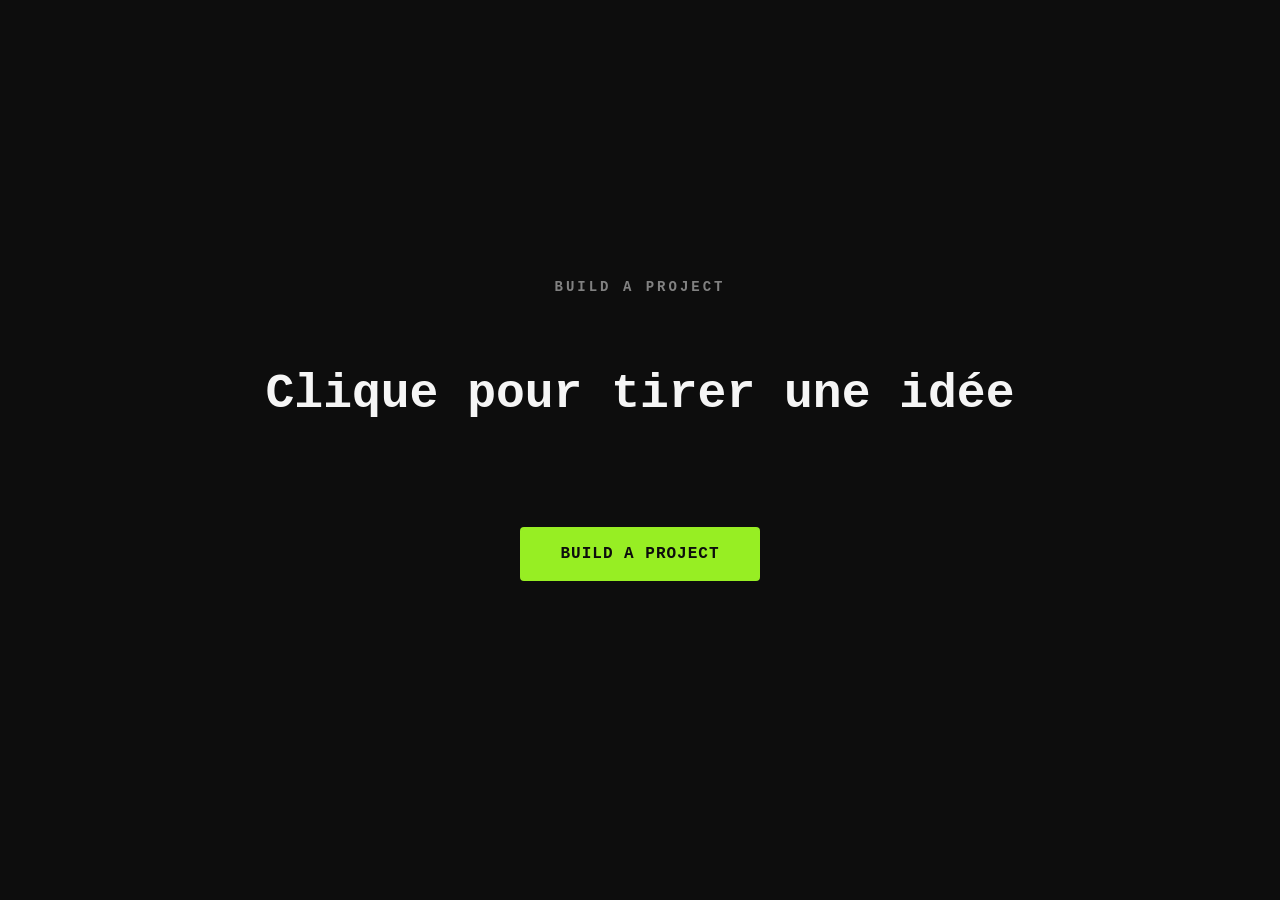
<file: index.html>
<!DOCTYPE html>
<html lang="fr">
<head>
<meta charset="UTF-8">
<meta name="viewport" content="width=device-width, initial-scale=1.0">
<title>Build a Project</title>
<style>
  * { box-sizing: border-box; }
  body {
    margin: 0;
    min-height: 100vh;
    display: flex;
    flex-direction: column;
    align-items: center;
    justify-content: center;
    background: #0d0d0d;
    color: #f5f5f5;
    font-family: 'Courier New', monospace;
    text-align: center;
    padding: 24px;
  }
  h1 {
    font-size: 14px;
    letter-spacing: 3px;
    text-transform: uppercase;
    opacity: 0.5;
    margin-bottom: 40px;
  }
  #display {
    font-size: clamp(24px, 5vw, 48px);
    font-weight: bold;
    min-height: 120px;
    display: flex;
    align-items: center;
    justify-content: center;
    max-width: 900px;
    line-height: 1.3;
    margin-bottom: 12px;
  }
  #category {
    font-size: 13px;
    letter-spacing: 2px;
    text-transform: uppercase;
    color: #97EE23;
    min-height: 20px;
    margin-bottom: 40px;
  }
  button {
    background: #97EE23;
    color: #0d0d0d;
    border: none;
    padding: 18px 40px;
    font-size: 16px;
    font-weight: bold;
    letter-spacing: 1px;
    text-transform: uppercase;
    cursor: pointer;
    border-radius: 4px;
    font-family: inherit;
    transition: transform 0.1s ease;
  }
  button:hover { transform: scale(1.03); }
  button:active { transform: scale(0.97); }
  button:disabled { opacity: 0.5; cursor: not-allowed; }
  #history {
    margin-top: 50px;
    font-size: 12px;
    opacity: 0.4;
    max-width: 700px;
  }
</style>
</head>
<body>

<h1>Build a Project</h1>
<div id="display">Clique pour tirer une idée</div>
<div id="category"></div>
<button id="btn">Build a project</button>
<div id="history"></div>

<script>
const IDEAS = [
  ["Plombier indépendant", "Artisan / BTP"],
  ["Électricien du bâtiment", "Artisan / BTP"],
  ["Menuisier sur mesure", "Artisan / BTP"],
  ["Entreprise de rénovation énergétique", "Artisan / BTP"],
  ["Paysagiste / entretien de jardins", "Artisan / BTP"],
  ["Couvreur zingueur", "Artisan / BTP"],
  ["Peintre en bâtiment", "Artisan / BTP"],
  ["Agence immobilière locale", "Immobilier"],
  ["Chasseur d'appartement", "Immobilier"],
  ["Gestion de locations courte durée (conciergerie Airbnb)", "Immobilier"],
  ["Diagnostiqueur immobilier", "Immobilier"],
  ["Cabinet d'avocats en droit des affaires", "Services pro"],
  ["Expert-comptable indépendant", "Services pro"],
  ["Cabinet de recrutement", "Services pro"],
  ["Consultant en stratégie RH", "Services pro"],
  ["Notaire", "Services pro"],
  ["Coach sportif à domicile", "Santé & bien-être"],
  ["Cabinet d'ostéopathie", "Santé & bien-être"],
  ["Studio de yoga / pilates", "Santé & bien-être"],
  ["Nutritionniste diététicien", "Santé & bien-être"],
  ["Spa / institut de massage", "Santé & bien-être"],
  ["Cabinet dentaire", "Santé & bien-être"],
  ["Restaurant gastronomique", "Restauration"],
  ["Food truck spécialisé burgers", "Restauration"],
  ["Boulangerie artisanale", "Restauration"],
  ["Restaurant japonais / sushi", "Restauration"],
  ["Traiteur événementiel", "Restauration"],
  ["Torréfacteur de café indépendant", "Restauration"],
  ["Atelier de couture / retouches", "Artisanat & mode"],
  ["Bijoutier créateur", "Artisanat & mode"],
  ["Cordonnier réparateur", "Artisanat & mode"],
  ["Marque de vêtements streetwear", "Artisanat & mode"],
  ["Fleuriste", "Artisanat & mode"],
  ["Atelier de poterie / céramique", "Artisanat & mode"],
  ["Garage automobile indépendant", "Automobile"],
  ["Concessionnaire de voitures de collection", "Automobile"],
  ["Détailing automobile / lavage premium", "Automobile"],
  ["Loueur de véhicules utilitaires", "Automobile"],
  ["École de conduite", "Automobile"],
  ["Cabinet de conseil en cybersécurité", "Tech & digital"],
  ["Studio de développement web freelance", "Tech & digital"],
  ["Agence de gestion de réseaux sociaux", "Tech & digital"],
  ["SaaS de gestion de stock pour petits commerces", "Tech & digital"],
  ["École de code en ligne", "Tech & digital"],
  ["Architecte d'intérieur", "Design & créatif"],
  ["Studio de photographie de mariage", "Design & créatif"],
  ["Graphiste freelance / branding", "Design & créatif"],
  ["Vidéaste corporate", "Design & créatif"],
  ["Studio d'enregistrement musical", "Design & créatif"],
  ["Salle d'escalade indoor", "Sport & loisirs"],
  ["Club de tennis privé", "Sport & loisirs"],
  ["École de surf", "Sport & loisirs"],
  ["Salle de sport premium / boutique fitness", "Sport & loisirs"],
  ["Club de plongée", "Sport & loisirs"],
  ["Vignoble / domaine viticole", "Terroir & agriculture"],
  ["Ferme bio en circuit court", "Terroir & agriculture"],
  ["Brasserie artisanale", "Terroir & agriculture"],
  ["Miellerie / apiculteur", "Terroir & agriculture"],
  ["Crèche privée", "Famille & éducation"],
  ["Centre de soutien scolaire", "Famille & éducation"],
  ["École de musique pour enfants", "Famille & éducation"],
  ["Agence de voyage sur mesure", "Voyage & événementiel"],
  ["Organisateur de mariages", "Voyage & événementiel"],
  ["Camping / hébergement insolite", "Voyage & événementiel"],
  ["Salon de coiffure haut de gamme", "Beauté"],
  ["Institut de beauté / esthétique", "Beauté"],
  ["Barbier traditionnel", "Beauté"],
  ["Vétérinaire", "Animaux"],
  ["Toiletteur canin", "Animaux"],
  ["Pension pour animaux", "Animaux"],
  ["Serrurier dépanneur 24/7", "Dépannage & sécurité"],
  ["Société de sécurité privée / vidéosurveillance", "Dépannage & sécurité"],
  ["Déménageur professionnel", "Dépannage & sécurité"]
];

const scrambleChars = "ABCDEFGHIJKLMNOPQRSTUVWXYZ0123456789#%&";
const display = document.getElementById('display');
const category = document.getElementById('category');
const historyEl = document.getElementById('history');
const btn = document.getElementById('btn');
let picks = [];

function randomScramble(length) {
  let s = '';
  for (let i = 0; i < length; i++) s += scrambleChars[Math.floor(Math.random() * scrambleChars.length)];
  return s;
}

function build() {
  btn.disabled = true;
  category.textContent = '';
  const final = IDEAS[Math.floor(Math.random() * IDEAS.length)];
  const finalText = final[0];
  const duration = 900; // ms
  const interval = 40;
  let elapsed = 0;

  const timer = setInterval(() => {
    elapsed += interval;
    const progress = elapsed / duration;
    // reveal letters progressively from left to right toward the end
    const revealCount = Math.floor(progress * finalText.length);
    let out = '';
    for (let i = 0; i < finalText.length; i++) {
      if (finalText[i] === ' ') { out += ' '; continue; }
      out += i < revealCount ? finalText[i] : scrambleChars[Math.floor(Math.random() * scrambleChars.length)];
    }
    display.textContent = out;

    if (elapsed >= duration) {
      clearInterval(timer);
      display.textContent = finalText;
      category.textContent = final[1];
      picks.unshift(final[0]);
      picks = picks.slice(0, 5);
      historyEl.textContent = picks.length ? "Précédents : " + picks.slice(1).join(" · ") : '';
      btn.disabled = false;
    }
  }, interval);
}

btn.addEventListener('click', build);
</script>

</body>
</html>
</file>
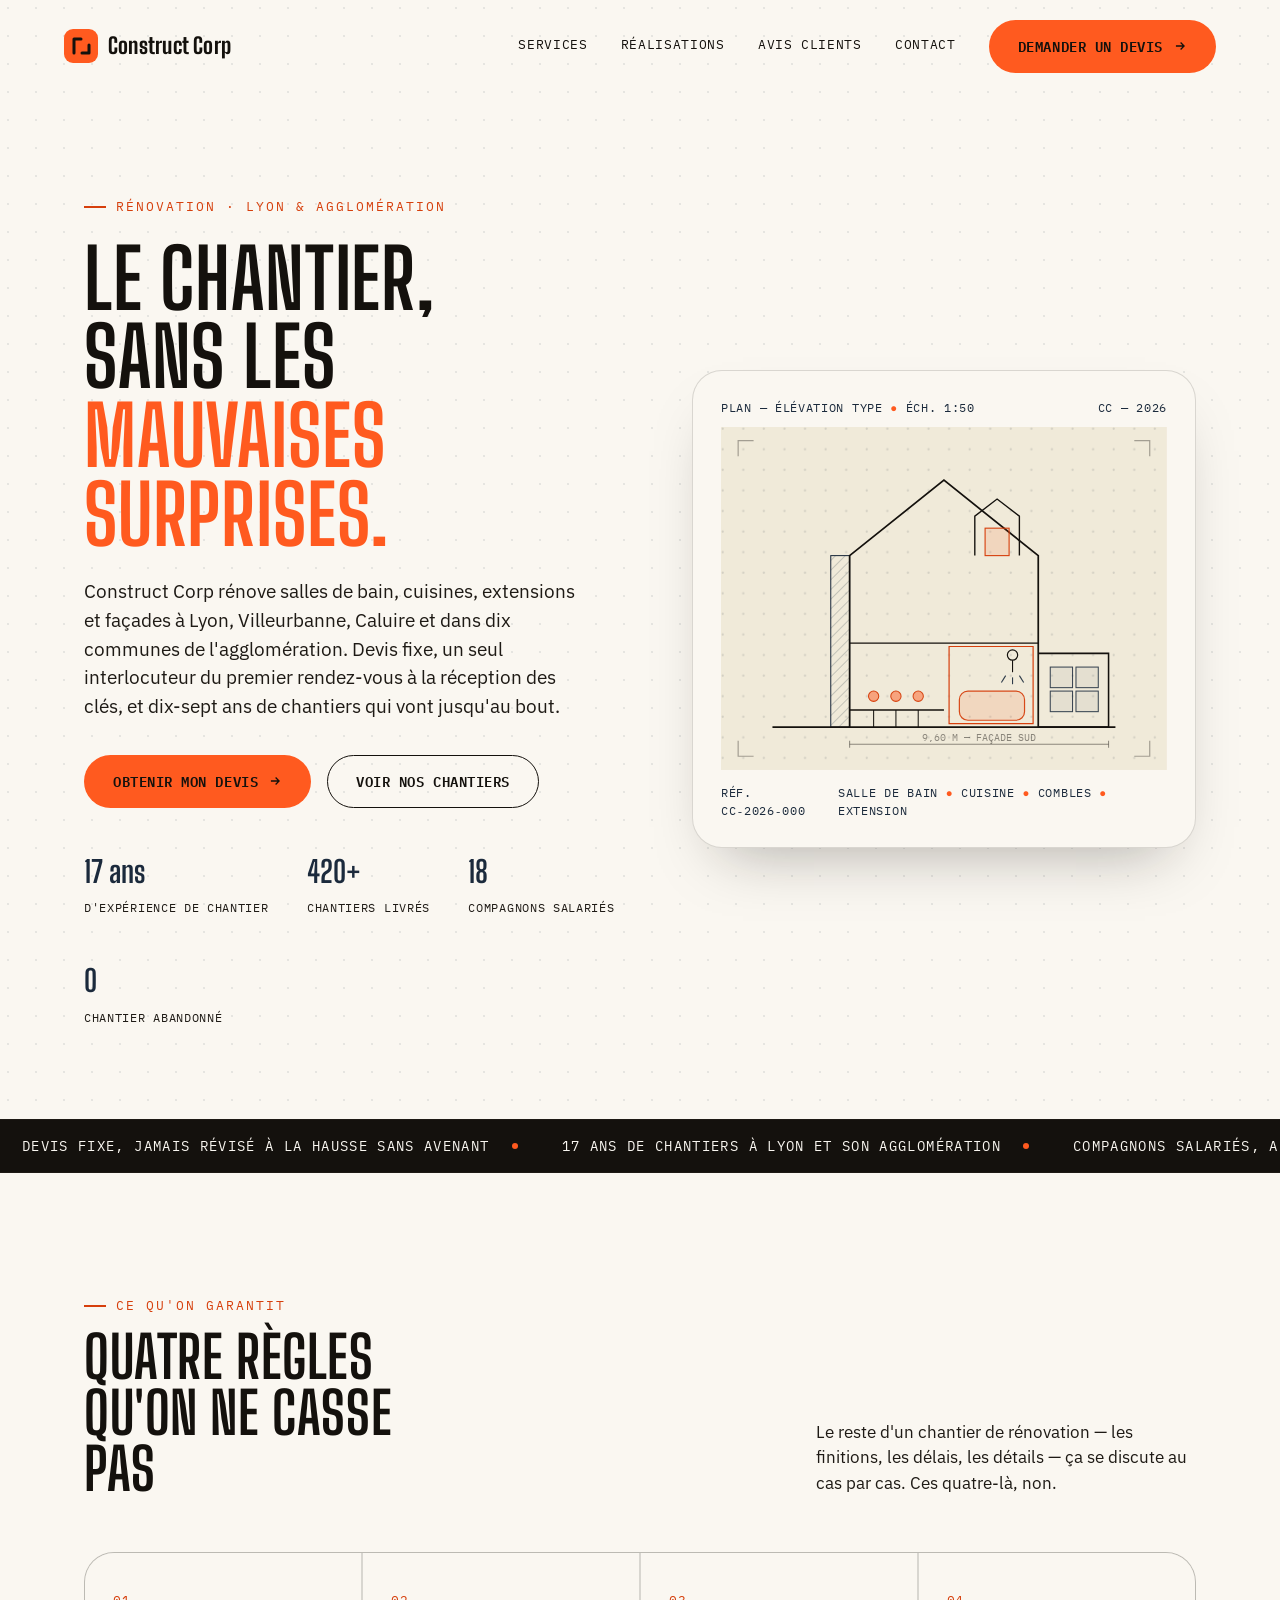
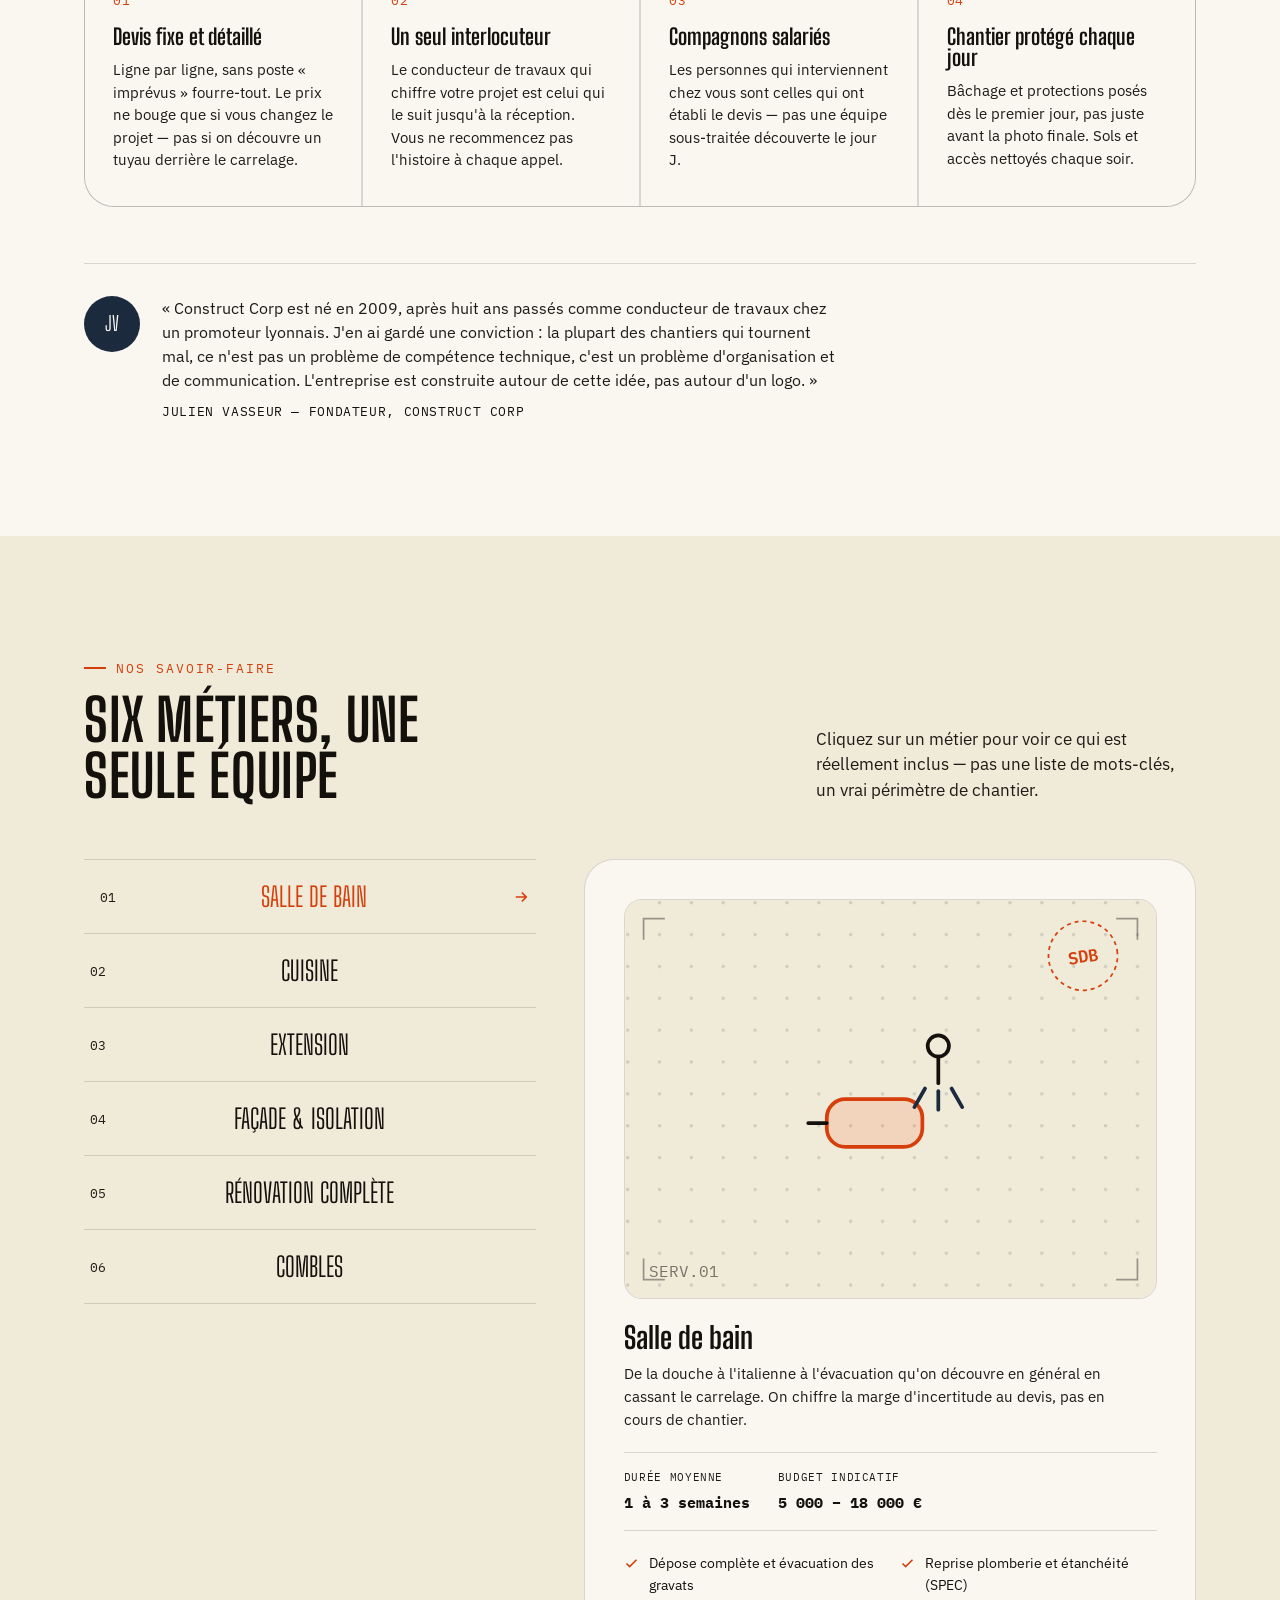
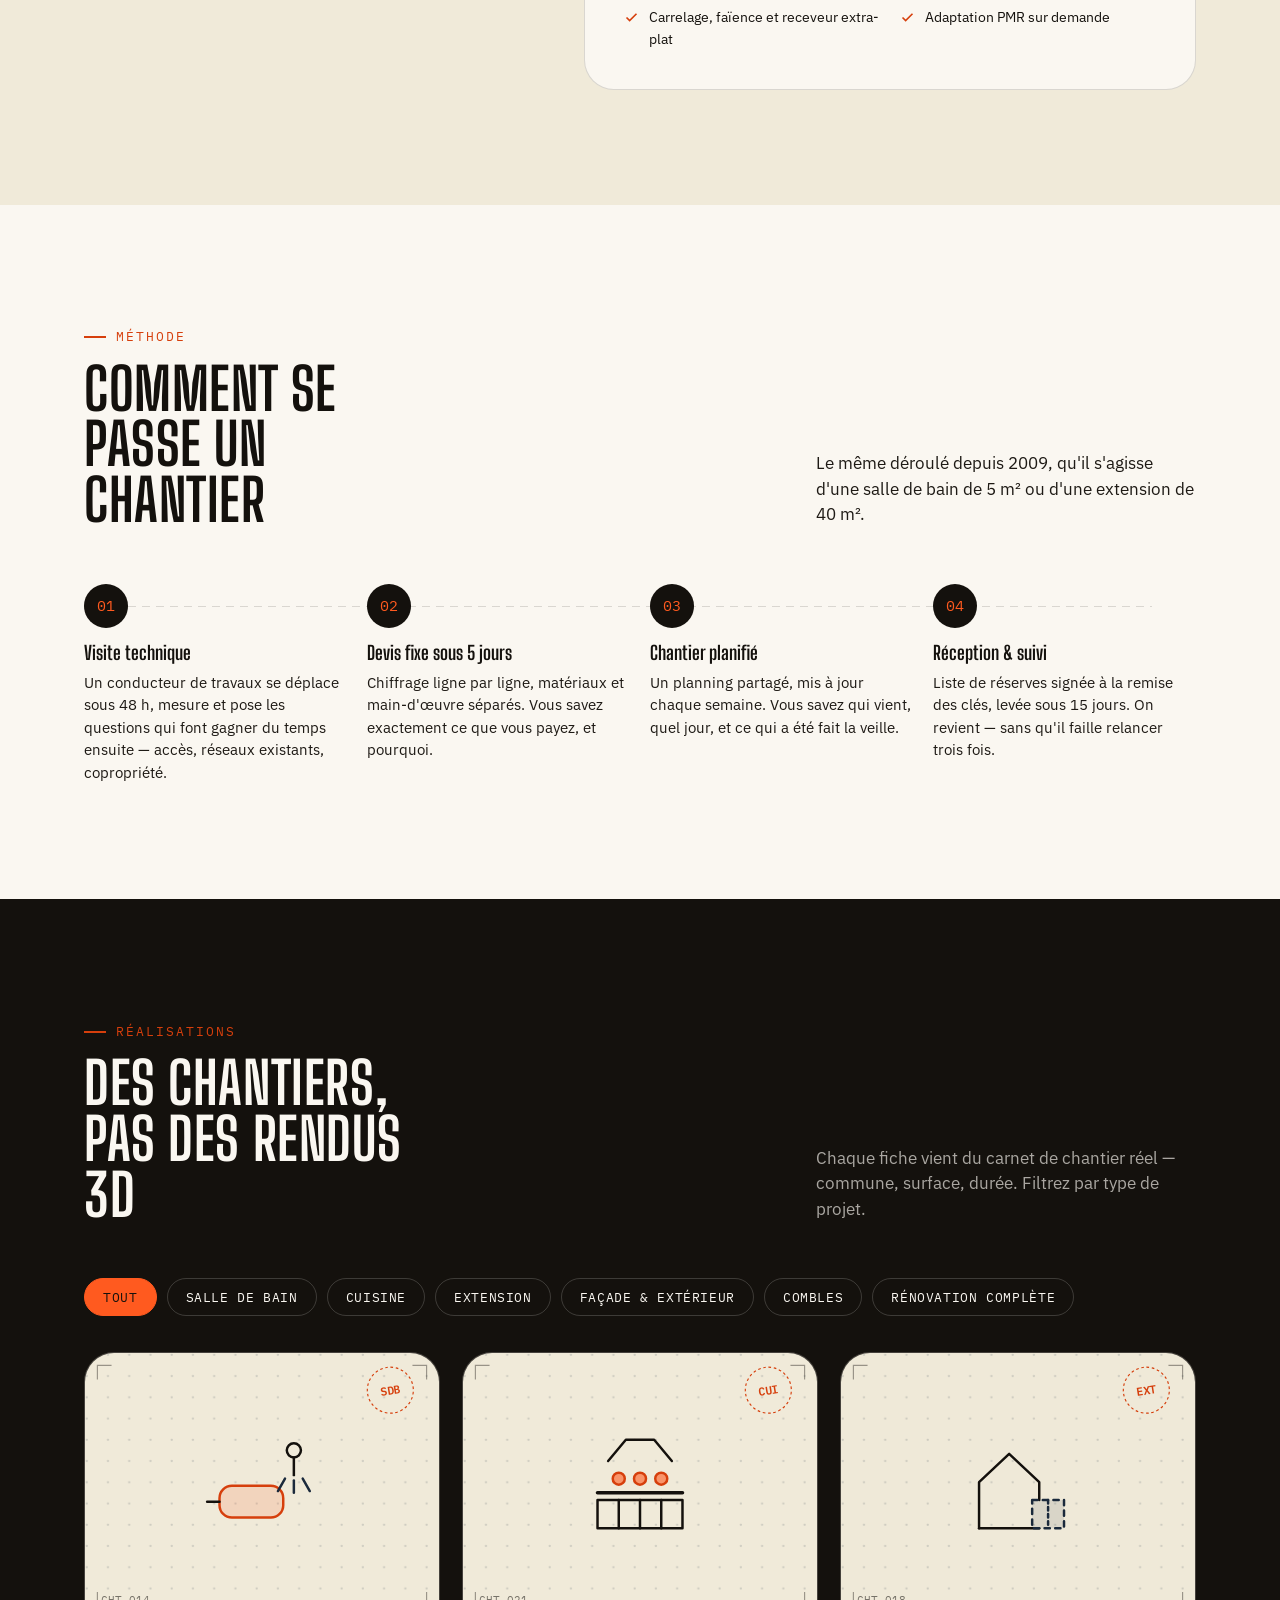
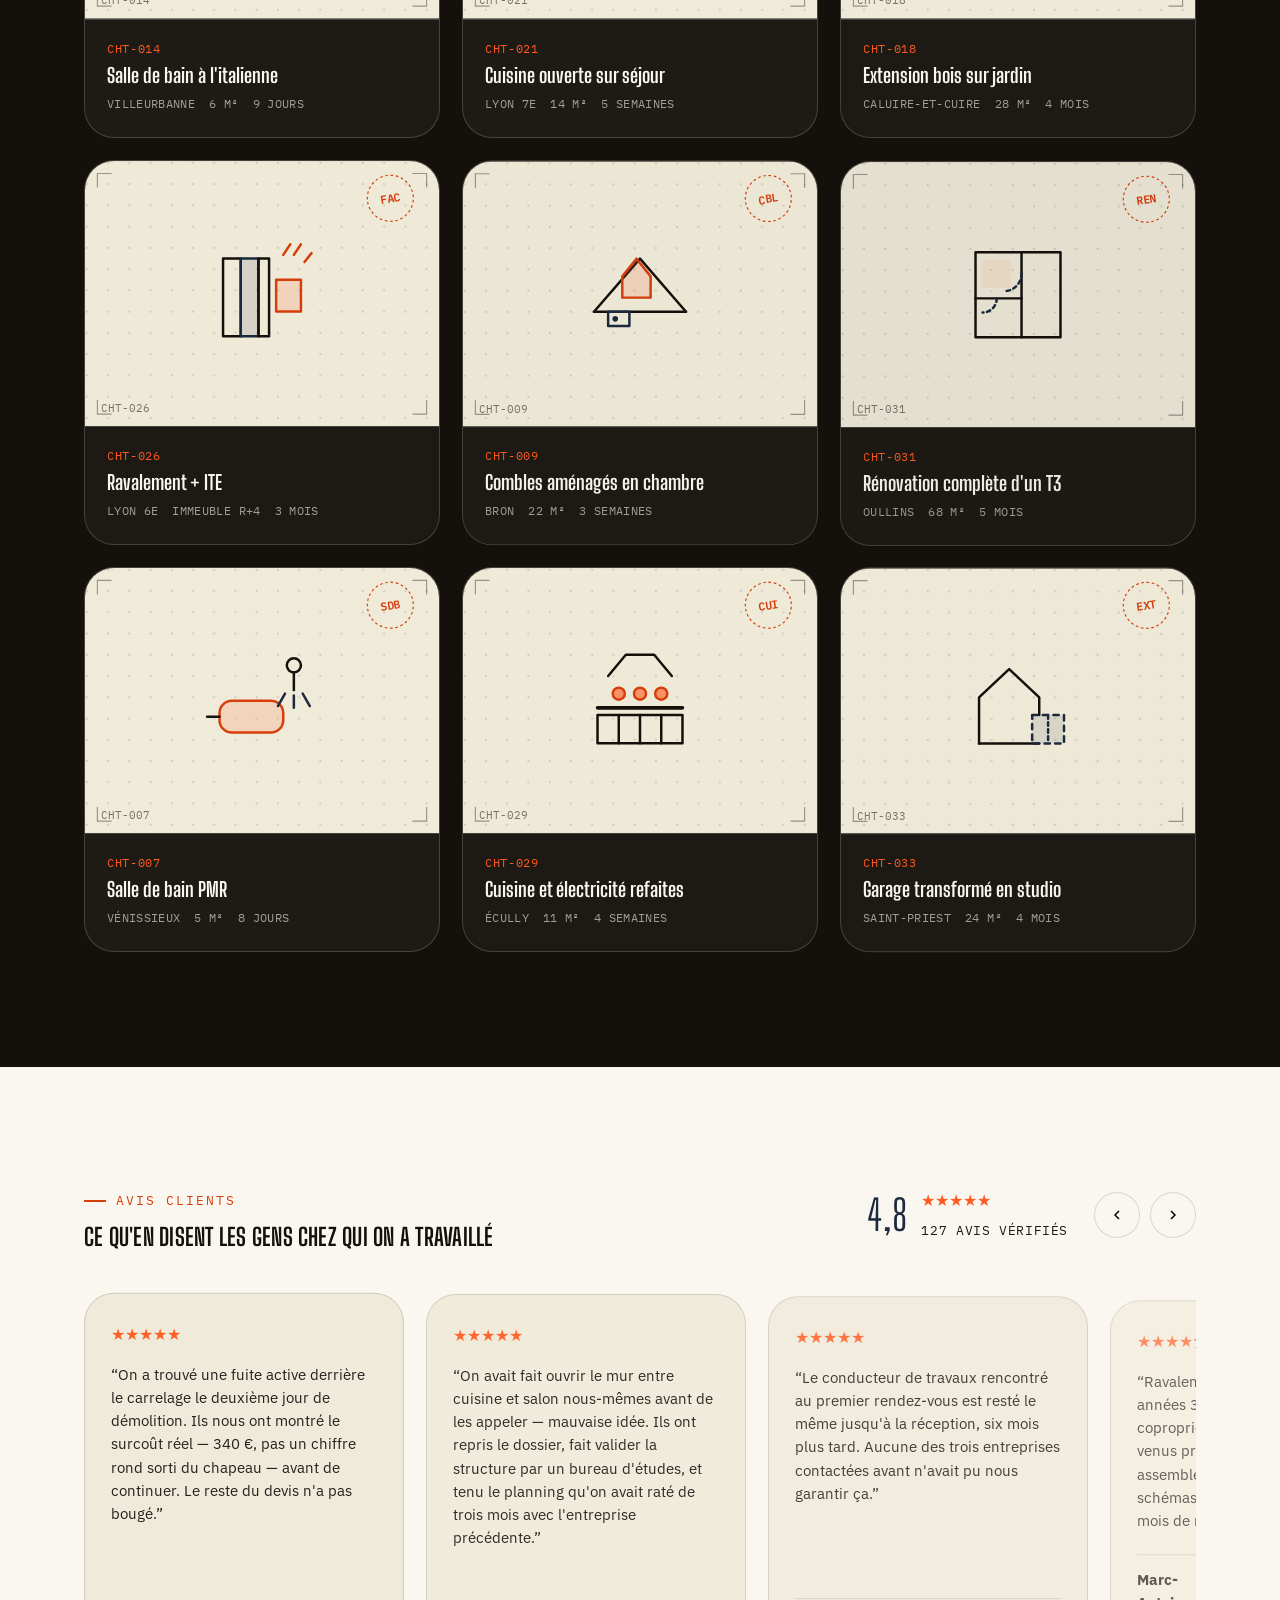
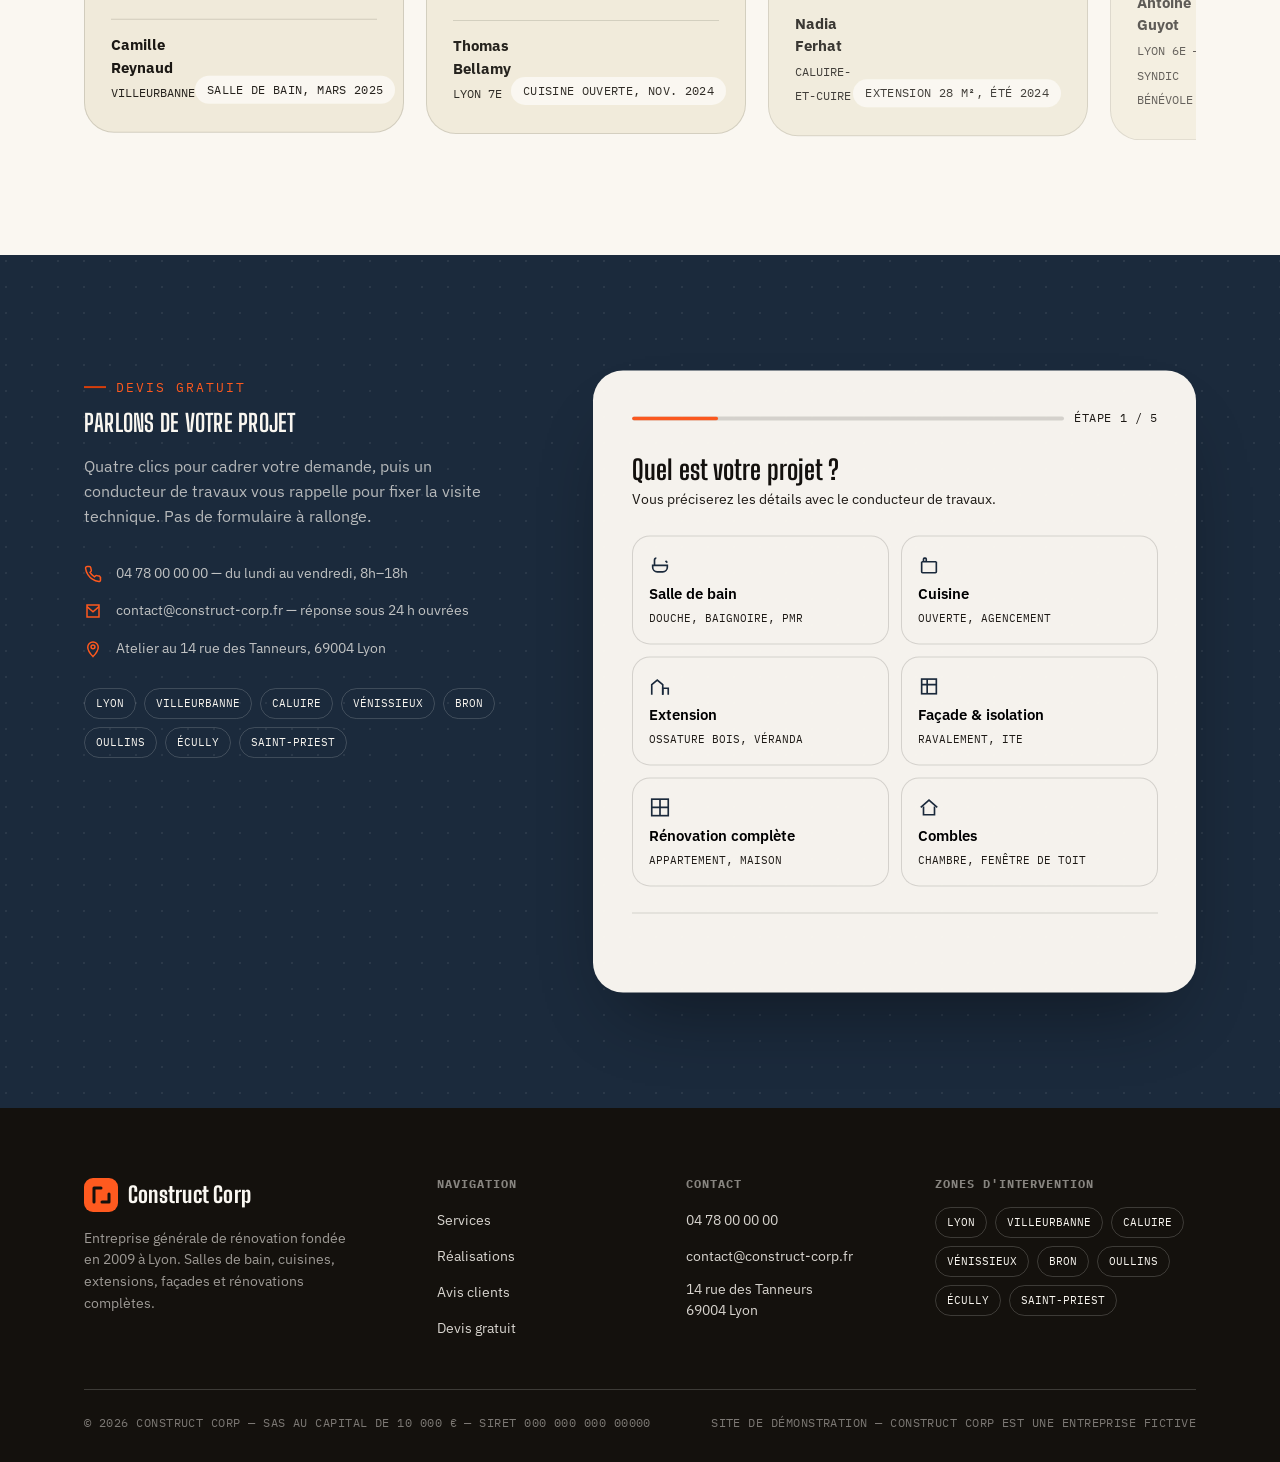
<file: construct-corp/index.html>
<!doctype html>
<html lang="fr">
<head>
<meta charset="UTF-8">
<meta name="viewport" content="width=device-width, initial-scale=1.0">
<title>Construct Corp — Rénovation à Lyon et son agglomération</title>
<meta name="description" content="Construct Corp rénove salles de bain, cuisines, extensions et façades à Lyon et dans son agglomération depuis 2009. Devis fixe, un seul interlocuteur, chantier tenu.">
<link rel="icon" type="image/svg+xml" href="assets/favicon.svg">
<link rel="preconnect" href="https://fonts.googleapis.com">
<link rel="preconnect" href="https://fonts.gstatic.com" crossorigin>
<link href="https://fonts.googleapis.com/css2?family=Big+Shoulders+Display:wght@500;600;700;800;900&family=IBM+Plex+Sans:wght@400;500;600;700&family=IBM+Plex+Mono:wght@400;500;600&display=swap" rel="stylesheet">
<link rel="stylesheet" href="assets/css/style.css">
</head>
<body>

<header class="site-header" id="siteHeader">
  <a href="#home" class="logo">
    <svg class="mark" viewBox="0 0 34 34" fill="none">
      <rect width="34" height="34" rx="9"/>
      <path d="M10 24V10h7" stroke="#14110d" stroke-width="3" stroke-linecap="round" stroke-linejoin="round"/>
      <path d="M18 24h7v-8" stroke="#14110d" stroke-width="3" stroke-linecap="round" stroke-linejoin="round"/>
    </svg>
    Construct Corp
  </a>

  <nav class="main-nav" id="mainNav">
    <div class="nav-links">
      <a href="#services">Services</a>
      <a href="#work">Réalisations</a>
      <a href="#reviews">Avis clients</a>
      <a href="#contact">Contact</a>
      <a href="#contact" class="btn btn-primary">
        Demander un devis
        <svg class="btn-arrow" width="14" height="14" viewBox="0 0 24 24" fill="none" stroke="currentColor" stroke-width="2.2"><path d="M5 12h14M13 6l6 6-6 6"/></svg>
      </a>
    </div>
  </nav>

  <button class="nav-toggle" id="navToggle" aria-label="Ouvrir le menu" aria-expanded="false">
    <span></span><span></span><span></span>
  </button>
</header>

<main>

  <!-- ============ HERO ============ -->
  <section class="hero" id="home">
    <div class="wrap">
      <div class="hero-copy">
        <span class="eyebrow">Rénovation · Lyon &amp; agglomération</span>
        <h1>
          <span class="line"><span>Le chantier,</span></span>
          <span class="line"><span>sans les</span></span>
          <span class="line"><span style="color:var(--orange)">mauvaises surprises.</span></span>
        </h1>
        <p class="sub">Construct Corp rénove salles de bain, cuisines, extensions et façades à Lyon, Villeurbanne, Caluire et dans dix communes de l'agglomération. Devis fixe, un seul interlocuteur du premier rendez-vous à la réception des clés, et dix-sept ans de chantiers qui vont jusqu'au bout.</p>
        <div class="hero-cta">
          <a href="#contact" class="btn btn-primary">
            Obtenir mon devis
            <svg class="btn-arrow" width="14" height="14" viewBox="0 0 24 24" fill="none" stroke="currentColor" stroke-width="2.2"><path d="M5 12h14M13 6l6 6-6 6"/></svg>
          </a>
          <a href="#work" class="btn btn-ghost">Voir nos chantiers</a>
        </div>
        <div class="hero-meta">
          <div class="item"><strong>17 ans</strong><span>D'expérience de chantier</span></div>
          <div class="item"><strong>420+</strong><span>Chantiers livrés</span></div>
          <div class="item"><strong>18</strong><span>Compagnons salariés</span></div>
          <div class="item"><strong>0</strong><span>Chantier abandonné</span></div>
        </div>
      </div>

      <div class="hero-art">
        <div class="blueprint-card">
          <div class="tag-row">
            <span>Plan — élévation type <span class="dot">●</span> éch. 1:50</span>
            <span>CC — 2026</span>
          </div>
          <svg id="heroSvg" viewBox="0 0 520 400" width="100%" role="img" aria-label="Coupe illustrée d'une maison montrant salle de bain, cuisine, combles et extension">
            <defs>
              <pattern id="heroDots" width="24" height="24" patternUnits="userSpaceOnUse">
                <circle cx="2" cy="2" r="1.3" fill="var(--navy)" fill-opacity="0.14"/>
              </pattern>
              <pattern id="heroHatch" width="8" height="8" patternTransform="rotate(45)" patternUnits="userSpaceOnUse">
                <line x1="0" y1="0" x2="0" y2="8" stroke="var(--navy)" stroke-width="1.4" stroke-opacity="0.35"/>
              </pattern>
            </defs>

            <rect width="520" height="400" fill="var(--paper)"/>
            <rect width="520" height="400" fill="url(#heroDots)"/>

            <g stroke="var(--black)" stroke-opacity="0.35" fill="none" stroke-width="1.4">
              <path d="M20 34V16H38"/>
              <path d="M482 16H500V34"/>
              <path d="M500 366V384H482"/>
              <path d="M38 384H20V366"/>
            </g>

            <!-- facade insulation band -->
            <rect x="128" y="150" width="22" height="200" fill="url(#heroHatch)" stroke="var(--navy)" stroke-width="1.2" class="cc-fill"/>

            <!-- ground -->
            <line x1="60" y1="350" x2="460" y2="350" stroke="var(--black)" stroke-width="2" class="cc-draw"/>

            <!-- main volume -->
            <path class="cc-draw" d="M150 350V150L260 62L370 150V350" fill="none" stroke="var(--black)" stroke-width="2"/>
            <line class="cc-draw" x1="150" y1="252" x2="370" y2="252" stroke="var(--black)" stroke-width="1.6"/>

            <!-- dormer / combles -->
            <path class="cc-draw" d="M296 150V104L322 84L348 104V150" fill="none" stroke="var(--black)" stroke-width="1.6"/>
            <rect x="308" y="118" width="28" height="32" fill="var(--orange)" fill-opacity="0.14" stroke="var(--orange-deep)" stroke-width="1.3" class="cc-fill"/>

            <!-- kitchen -->
            <line x1="150" y1="330" x2="260" y2="330" stroke="var(--black)" stroke-width="1.6" class="cc-draw"/>
            <circle class="cc-fill" cx="178" cy="314" r="6" fill="var(--orange)" fill-opacity="0.5" stroke="var(--orange-deep)" stroke-width="1.2"/>
            <circle class="cc-fill" cx="204" cy="314" r="6" fill="var(--orange)" fill-opacity="0.5" stroke="var(--orange-deep)" stroke-width="1.2"/>
            <circle class="cc-fill" cx="230" cy="314" r="6" fill="var(--orange)" fill-opacity="0.5" stroke="var(--orange-deep)" stroke-width="1.2"/>
            <line x1="178" y1="330" x2="178" y2="350" stroke="var(--black)" stroke-width="1.2" class="cc-draw"/>
            <line x1="204" y1="330" x2="204" y2="350" stroke="var(--black)" stroke-width="1.2" class="cc-draw"/>
            <line x1="230" y1="330" x2="230" y2="350" stroke="var(--black)" stroke-width="1.2" class="cc-draw"/>

            <!-- bathroom -->
            <rect class="cc-fill" x="278" y="308" width="76" height="34" rx="10" fill="var(--orange)" fill-opacity="0.14" stroke="var(--orange-deep)" stroke-width="1.4"/>
            <circle class="cc-draw" cx="340" cy="266" r="6" fill="none" stroke="var(--black)" stroke-width="1.4"/>
            <line class="cc-draw" x1="340" y1="272" x2="340" y2="286" stroke="var(--black)" stroke-width="1.3"/>
            <g class="cc-fill" stroke="var(--navy)" stroke-width="1.3">
              <line x1="332" y1="290" x2="327" y2="298"/>
              <line x1="340" y1="292" x2="340" y2="300"/>
              <line x1="348" y1="290" x2="353" y2="298"/>
            </g>
            <rect class="cc-draw" x="266" y="256" width="98" height="90" fill="none" stroke="var(--orange-deep)" stroke-width="1.4" stroke-dasharray="6 5"/>

            <!-- extension -->
            <path class="cc-draw" d="M370 264H452V350H370" fill="none" stroke="var(--black)" stroke-width="1.8"/>
            <g class="cc-fill" stroke="var(--navy)" stroke-width="1.2" fill="var(--navy)" fill-opacity="0.06">
              <rect x="384" y="280" width="26" height="24"/>
              <rect x="414" y="280" width="26" height="24"/>
              <rect x="384" y="308" width="26" height="24"/>
              <rect x="414" y="308" width="26" height="24"/>
            </g>

            <!-- dimension -->
            <g class="cc-fill" stroke="var(--black)" stroke-opacity="0.55" stroke-width="1.2">
              <line x1="150" y1="366" x2="150" y2="374"/>
              <line x1="452" y1="366" x2="452" y2="374"/>
              <line x1="150" y1="370" x2="452" y2="370"/>
            </g>
            <text x="301" y="366" text-anchor="middle" font-family="IBM Plex Mono, monospace" font-size="12" fill="var(--black)" fill-opacity="0.6" class="cc-fill">9,60 M — FAÇADE SUD</text>
          </svg>
          <div class="tag-row" style="margin-top:14px;margin-bottom:0;">
            <span>Réf. CC‑2026‑000</span>
            <span>Salle de bain <span class="dot">●</span> Cuisine <span class="dot">●</span> Combles <span class="dot">●</span> Extension</span>
          </div>
        </div>
      </div>
    </div>
  </section>

  <!-- ============ MARQUEE ============ -->
  <div class="marquee">
    <div class="marquee-track">
      <span>Devis fixe, jamais révisé à la hausse sans avenant</span>
      <span>17 ans de chantiers à Lyon et son agglomération</span>
      <span>Compagnons salariés, aucune sous-traitance en cascade</span>
      <span>0 chantier laissé en plan depuis 2009</span>
      <span>Devis fixe, jamais révisé à la hausse sans avenant</span>
      <span>17 ans de chantiers à Lyon et son agglomération</span>
      <span>Compagnons salariés, aucune sous-traitance en cascade</span>
      <span>0 chantier laissé en plan depuis 2009</span>
    </div>
  </div>

  <!-- ============ GUARANTEES ============ -->
  <section id="guarantees">
    <div class="wrap">
      <div class="section-head">
        <div>
          <span class="eyebrow">Ce qu'on garantit</span>
          <h2 style="margin-top:14px;">Quatre règles qu'on ne casse pas</h2>
        </div>
        <p class="lede">Le reste d'un chantier de rénovation — les finitions, les délais, les détails — ça se discute au cas par cas. Ces quatre-là, non.</p>
      </div>

      <div class="guarantee-grid">
        <div class="guarantee-item reveal">
          <span class="num">01</span>
          <h3>Devis fixe et détaillé</h3>
          <p>Ligne par ligne, sans poste « imprévus » fourre-tout. Le prix ne bouge que si vous changez le projet — pas si on découvre un tuyau derrière le carrelage.</p>
        </div>
        <div class="guarantee-item reveal">
          <span class="num">02</span>
          <h3>Un seul interlocuteur</h3>
          <p>Le conducteur de travaux qui chiffre votre projet est celui qui le suit jusqu'à la réception. Vous ne recommencez pas l'histoire à chaque appel.</p>
        </div>
        <div class="guarantee-item reveal">
          <span class="num">03</span>
          <h3>Compagnons salariés</h3>
          <p>Les personnes qui interviennent chez vous sont celles qui ont établi le devis — pas une équipe sous-traitée découverte le jour J.</p>
        </div>
        <div class="guarantee-item reveal">
          <span class="num">04</span>
          <h3>Chantier protégé chaque jour</h3>
          <p>Bâchage et protections posés dès le premier jour, pas juste avant la photo finale. Sols et accès nettoyés chaque soir.</p>
        </div>
      </div>

      <div class="founder-note reveal">
        <div class="sig">JV</div>
        <div>
          <p>« Construct Corp est né en 2009, après huit ans passés comme conducteur de travaux chez un promoteur lyonnais. J'en ai gardé une conviction : la plupart des chantiers qui tournent mal, ce n'est pas un problème de compétence technique, c'est un problème d'organisation et de communication. L'entreprise est construite autour de cette idée, pas autour d'un logo. »</p>
          <cite>Julien Vasseur — Fondateur, Construct Corp</cite>
        </div>
      </div>
    </div>
  </section>

  <!-- ============ SERVICES ============ -->
  <section id="services" class="services">
    <div class="wrap">
      <div class="section-head">
        <div>
          <span class="eyebrow">Nos savoir-faire</span>
          <h2 style="margin-top:14px;">Six métiers, une seule équipe</h2>
        </div>
        <p class="lede">Cliquez sur un métier pour voir ce qui est réellement inclus — pas une liste de mots-clés, un vrai périmètre de chantier.</p>
      </div>

      <div class="services-body">
        <div class="service-list" role="tablist" id="serviceList"></div>
        <div class="service-panel" id="servicePanel"></div>
      </div>
    </div>
  </section>

  <!-- ============ PROCESS ============ -->
  <section id="process">
    <div class="wrap">
      <div class="section-head">
        <div>
          <span class="eyebrow">Méthode</span>
          <h2 style="margin-top:14px;">Comment se passe un chantier</h2>
        </div>
        <p class="lede">Le même déroulé depuis 2009, qu'il s'agisse d'une salle de bain de 5 m² ou d'une extension de 40 m².</p>
      </div>

      <div class="process-rail">
        <div class="process-step reveal">
          <span class="step-num">01</span>
          <h3>Visite technique</h3>
          <p>Un conducteur de travaux se déplace sous 48 h, mesure et pose les questions qui font gagner du temps ensuite — accès, réseaux existants, copropriété.</p>
        </div>
        <div class="process-step reveal">
          <span class="step-num">02</span>
          <h3>Devis fixe sous 5 jours</h3>
          <p>Chiffrage ligne par ligne, matériaux et main-d'œuvre séparés. Vous savez exactement ce que vous payez, et pourquoi.</p>
        </div>
        <div class="process-step reveal">
          <span class="step-num">03</span>
          <h3>Chantier planifié</h3>
          <p>Un planning partagé, mis à jour chaque semaine. Vous savez qui vient, quel jour, et ce qui a été fait la veille.</p>
        </div>
        <div class="process-step reveal">
          <span class="step-num">04</span>
          <h3>Réception &amp; suivi</h3>
          <p>Liste de réserves signée à la remise des clés, levée sous 15 jours. On revient — sans qu'il faille relancer trois fois.</p>
        </div>
      </div>
    </div>
  </section>

  <!-- ============ SHOWCASE ============ -->
  <section id="work" class="showcase">
    <div class="wrap">
      <div class="section-head">
        <div>
          <span class="eyebrow">Réalisations</span>
          <h2 style="margin-top:14px;">Des chantiers, pas des rendus 3D</h2>
        </div>
        <p class="lede">Chaque fiche vient du carnet de chantier réel — commune, surface, durée. Filtrez par type de projet.</p>
      </div>

      <div class="filter-row" id="filterRow">
        <button class="chip is-active" data-filter="tout">Tout</button>
        <button class="chip" data-filter="salle-de-bain">Salle de bain</button>
        <button class="chip" data-filter="cuisine">Cuisine</button>
        <button class="chip" data-filter="extension">Extension</button>
        <button class="chip" data-filter="facade">Façade &amp; extérieur</button>
        <button class="chip" data-filter="combles">Combles</button>
        <button class="chip" data-filter="renovation-complete">Rénovation complète</button>
      </div>

      <div class="project-grid" id="projectGrid"></div>
    </div>
  </section>

  <!-- ============ TESTIMONIALS ============ -->
  <section id="reviews">
    <div class="wrap">
      <div class="testimonials-head">
        <div>
          <span class="eyebrow">Avis clients</span>
          <h2 style="margin-top:14px;">Ce qu'en disent les gens chez qui on a travaillé</h2>
        </div>
        <div style="display:flex; align-items:center; gap:26px; flex-wrap:wrap;">
          <div class="rating-summary">
            <span class="score">4,8</span>
            <div>
              <div style="color:var(--orange); display:flex; gap:2px; margin-bottom:4px;">★★★★★</div>
              <span class="count">127 avis vérifiés</span>
            </div>
          </div>
          <div class="carousel-controls">
            <button class="carousel-btn" id="prevTestimonial" aria-label="Avis précédent">
              <svg width="16" height="16" viewBox="0 0 24 24" fill="none" stroke="currentColor" stroke-width="2.2"><path d="M15 6l-6 6 6 6"/></svg>
            </button>
            <button class="carousel-btn" id="nextTestimonial" aria-label="Avis suivant">
              <svg width="16" height="16" viewBox="0 0 24 24" fill="none" stroke="currentColor" stroke-width="2.2"><path d="M9 6l6 6-6 6"/></svg>
            </button>
          </div>
        </div>
      </div>

      <div class="testimonial-track" id="testimonialTrack"></div>
    </div>
  </section>

  <!-- ============ CONTACT / WIZARD ============ -->
  <section id="contact" class="contact-section">
    <div class="wrap contact-grid">
      <div class="contact-intro reveal">
        <span class="eyebrow" style="color:var(--orange);">Devis gratuit</span>
        <h2 style="color:var(--white); margin-top:14px;">Parlons de votre projet</h2>
        <p class="lede">Quatre clics pour cadrer votre demande, puis un conducteur de travaux vous rappelle pour fixer la visite technique. Pas de formulaire à rallonge.</p>

        <div class="contact-facts">
          <div class="fact">
            <svg width="18" height="18" viewBox="0 0 24 24" fill="none" stroke="currentColor" stroke-width="2"><path d="M22 16.9v3a2 2 0 0 1-2.2 2 19.8 19.8 0 0 1-8.6-3.1 19.5 19.5 0 0 1-6-6 19.8 19.8 0 0 1-3.1-8.7A2 2 0 0 1 4.1 2h3a2 2 0 0 1 2 1.7c.1.9.3 1.8.6 2.7a2 2 0 0 1-.5 2.1L8 9.7a16 16 0 0 0 6 6l1.2-1.2a2 2 0 0 1 2.1-.5c.9.3 1.8.5 2.7.6a2 2 0 0 1 1.7 2.3z"/></svg>
            <span>04 78 00 00 00 — du lundi au vendredi, 8h–18h</span>
          </div>
          <div class="fact">
            <svg width="18" height="18" viewBox="0 0 24 24" fill="none" stroke="currentColor" stroke-width="2"><path d="M4 4h16v16H4z"/><path d="M4 6l8 7 8-7"/></svg>
            <span>contact@construct-corp.fr — réponse sous 24 h ouvrées</span>
          </div>
          <div class="fact">
            <svg width="18" height="18" viewBox="0 0 24 24" fill="none" stroke="currentColor" stroke-width="2"><path d="M12 22s7-7.4 7-12.6A7 7 0 0 0 5 9.4C5 14.6 12 22 12 22z"/><circle cx="12" cy="9" r="2.6"/></svg>
            <span>Atelier au 14 rue des Tanneurs, 69004 Lyon</span>
          </div>
        </div>

        <div class="zone-tags" style="margin-top:28px;">
          <span>Lyon</span><span>Villeurbanne</span><span>Caluire</span><span>Vénissieux</span><span>Bron</span><span>Oullins</span><span>Écully</span><span>Saint-Priest</span>
        </div>
      </div>

      <div class="wizard reveal" id="wizard">
        <div class="wizard-progress">
          <div class="bar"><span id="wizardBar"></span></div>
          <span class="step-label" id="wizardLabel">Étape 1 / 5</span>
        </div>

        <div class="wizard-stage" id="wizardStage">

          <div class="wizard-step is-active" data-step="1">
            <h3>Quel est votre projet ?</h3>
            <p class="hint">Vous préciserez les détails avec le conducteur de travaux.</p>
            <div class="option-grid" data-group="project">
              <button class="option-card" data-value="Salle de bain">
                <svg class="oc-icon" width="22" height="22" viewBox="0 0 24 24" fill="none" stroke="currentColor" stroke-width="1.8"><path d="M4 12h16v2a5 5 0 0 1-5 5H9a5 5 0 0 1-5-5v-2z"/><path d="M6 12V6a2 2 0 0 1 2-2"/><path d="M18 7l2 2"/></svg>
                <span class="oc-label">Salle de bain</span>
                <span class="oc-sub">Douche, baignoire, PMR</span>
              </button>
              <button class="option-card" data-value="Cuisine">
                <svg class="oc-icon" width="22" height="22" viewBox="0 0 24 24" fill="none" stroke="currentColor" stroke-width="1.8"><path d="M4 8h16"/><path d="M6 8V5a1 1 0 0 1 1-1h1a1 1 0 0 1 1 1v3"/><path d="M4 8v11a1 1 0 0 0 1 1h14a1 1 0 0 0 1-1V8"/></svg>
                <span class="oc-label">Cuisine</span>
                <span class="oc-sub">Ouverte, agencement</span>
              </button>
              <button class="option-card" data-value="Extension">
                <svg class="oc-icon" width="22" height="22" viewBox="0 0 24 24" fill="none" stroke="currentColor" stroke-width="1.8"><path d="M3 21V10l6-5 6 5v11"/><path d="M15 21v-7h6v7"/></svg>
                <span class="oc-label">Extension</span>
                <span class="oc-sub">Ossature bois, véranda</span>
              </button>
              <button class="option-card" data-value="Façade & isolation">
                <svg class="oc-icon" width="22" height="22" viewBox="0 0 24 24" fill="none" stroke="currentColor" stroke-width="1.8"><rect x="4" y="4" width="16" height="16"/><path d="M4 10h16M10 4v16"/></svg>
                <span class="oc-label">Façade &amp; isolation</span>
                <span class="oc-sub">Ravalement, ITE</span>
              </button>
              <button class="option-card" data-value="Rénovation complète">
                <svg class="oc-icon" width="22" height="22" viewBox="0 0 24 24" fill="none" stroke="currentColor" stroke-width="1.8"><rect x="3" y="3" width="18" height="18"/><path d="M3 12h18M12 3v18"/></svg>
                <span class="oc-label">Rénovation complète</span>
                <span class="oc-sub">Appartement, maison</span>
              </button>
              <button class="option-card" data-value="Combles">
                <svg class="oc-icon" width="22" height="22" viewBox="0 0 24 24" fill="none" stroke="currentColor" stroke-width="1.8"><path d="M3 12l9-8 9 8"/><path d="M6 11v9h12v-9"/></svg>
                <span class="oc-label">Combles</span>
                <span class="oc-sub">Chambre, fenêtre de toit</span>
              </button>
            </div>
          </div>

          <div class="wizard-step" data-step="2">
            <h3>Quelle est l'ampleur des travaux ?</h3>
            <p class="hint">Une estimation suffit, on affine ensuite ensemble.</p>
            <div class="option-grid" data-group="scope">
              <button class="option-card" data-value="Quelques finitions">
                <svg class="oc-icon" width="22" height="22" viewBox="0 0 24 24" fill="none" stroke="currentColor" stroke-width="1.8"><path d="M12 20l9-9-4-4-9 9v4h4z"/></svg>
                <span class="oc-label">Quelques finitions</span>
              </button>
              <button class="option-card" data-value="Rénovation partielle">
                <svg class="oc-icon" width="22" height="22" viewBox="0 0 24 24" fill="none" stroke="currentColor" stroke-width="1.8"><path d="M3 3v18h18"/><path d="M7 15l4-4 3 3 5-6"/></svg>
                <span class="oc-label">Rénovation partielle</span>
              </button>
              <button class="option-card" data-value="Rénovation complète de la pièce ou du logement">
                <svg class="oc-icon" width="22" height="22" viewBox="0 0 24 24" fill="none" stroke="currentColor" stroke-width="1.8"><rect x="3" y="3" width="18" height="18"/></svg>
                <span class="oc-label">Rénovation complète</span>
              </button>
              <button class="option-card" data-value="Construction ou extension neuve">
                <svg class="oc-icon" width="22" height="22" viewBox="0 0 24 24" fill="none" stroke="currentColor" stroke-width="1.8"><path d="M12 2v20M2 12h20"/></svg>
                <span class="oc-label">Construction neuve</span>
              </button>
            </div>
          </div>

          <div class="wizard-step" data-step="3">
            <h3>Vous pensez démarrer quand ?</h3>
            <p class="hint">Ça nous aide à caler la visite technique.</p>
            <div class="option-grid" data-group="timeline">
              <button class="option-card" data-value="Dès que possible">
                <svg class="oc-icon" width="22" height="22" viewBox="0 0 24 24" fill="none" stroke="currentColor" stroke-width="1.8"><circle cx="12" cy="12" r="9"/><path d="M12 7v5l3 3"/></svg>
                <span class="oc-label">Dès que possible</span>
              </button>
              <button class="option-card" data-value="Dans les 3 mois">
                <svg class="oc-icon" width="22" height="22" viewBox="0 0 24 24" fill="none" stroke="currentColor" stroke-width="1.8"><rect x="3" y="5" width="18" height="16" rx="2"/><path d="M3 10h18M8 3v4M16 3v4"/></svg>
                <span class="oc-label">Dans les 3 mois</span>
              </button>
              <button class="option-card" data-value="Dans les 6 mois">
                <svg class="oc-icon" width="22" height="22" viewBox="0 0 24 24" fill="none" stroke="currentColor" stroke-width="1.8"><rect x="3" y="5" width="18" height="16" rx="2"/><path d="M3 10h18M8 3v4M16 3v4M7 15h3M14 15h3"/></svg>
                <span class="oc-label">Dans les 6 mois</span>
              </button>
              <button class="option-card" data-value="Je me renseigne, pas pressé">
                <svg class="oc-icon" width="22" height="22" viewBox="0 0 24 24" fill="none" stroke="currentColor" stroke-width="1.8"><circle cx="12" cy="12" r="9"/><path d="M9.5 9a2.5 2.5 0 1 1 3.7 2.2c-.9.5-1.2 1-1.2 1.8"/><circle cx="12" cy="17" r="0.6" fill="currentColor"/></svg>
                <span class="oc-label">Pas pressé</span>
              </button>
            </div>
          </div>

          <div class="wizard-step" data-step="4">
            <h3>Quel budget avez-vous prévu ?</h3>
            <p class="hint">Une fourchette suffit pour cadrer le premier échange.</p>
            <div class="option-grid" data-group="budget">
              <button class="option-card" data-value="Moins de 10 000 €">
                <span class="oc-label">Moins de 10 000 €</span>
              </button>
              <button class="option-card" data-value="10 000 – 30 000 €">
                <span class="oc-label">10 000 – 30 000 €</span>
              </button>
              <button class="option-card" data-value="30 000 – 80 000 €">
                <span class="oc-label">30 000 – 80 000 €</span>
              </button>
              <button class="option-card" data-value="Plus de 80 000 €">
                <span class="oc-label">Plus de 80 000 €</span>
              </button>
            </div>
          </div>

          <div class="wizard-step" data-step="5">
            <h3>Comment vous recontacter ?</h3>
            <p class="hint">Dernière étape — vérifiez votre demande ci-dessous.</p>
            <div class="wizard-summary" id="wizardSummary"></div>
            <div class="field-row">
              <div class="field">
                <label for="fName">Nom complet</label>
                <input type="text" id="fName" placeholder="Camille Reynaud">
              </div>
              <div class="field">
                <label for="fPhone">Téléphone</label>
                <input type="tel" id="fPhone" placeholder="06 00 00 00 00">
              </div>
              <div class="field">
                <label for="fEmail">E-mail</label>
                <input type="email" id="fEmail" placeholder="vous@exemple.fr">
              </div>
              <div class="field">
                <label for="fZip">Code postal du chantier</label>
                <input type="text" id="fZip" placeholder="69003">
              </div>
            </div>
            <button class="btn btn-primary" id="wizardSubmit" style="width:100%; justify-content:center; margin-top:6px;">
              Envoyer ma demande de devis
              <svg class="btn-arrow" width="14" height="14" viewBox="0 0 24 24" fill="none" stroke="currentColor" stroke-width="2.2"><path d="M5 12h14M13 6l6 6-6 6"/></svg>
            </button>
          </div>

          <div class="wizard-success" id="wizardSuccess" style="display:none;">
            <div class="check">
              <svg width="26" height="26" viewBox="0 0 24 24" fill="none" stroke="currentColor" stroke-width="2.6"><path d="M20 6L9 17l-5-5"/></svg>
            </div>
            <h3>Demande envoyée</h3>
            <p id="wizardSuccessText">Un conducteur de travaux vous rappelle sous 24 h ouvrées.</p>
            <button class="btn btn-ghost" id="wizardReset">Faire une nouvelle simulation</button>
          </div>

        </div>

        <div class="wizard-nav">
          <button class="btn-back" id="wizardBack">
            <svg width="14" height="14" viewBox="0 0 24 24" fill="none" stroke="currentColor" stroke-width="2.2"><path d="M19 12H5M11 6l-6 6 6 6"/></svg>
            Retour
          </button>
          <span></span>
        </div>
      </div>
    </div>
  </section>

</main>

<footer class="site-footer">
  <div class="wrap">
    <div class="footer-top">
      <div class="footer-brand">
        <a href="#home" class="logo">
          <svg class="mark" viewBox="0 0 34 34" fill="none">
            <rect width="34" height="34" rx="9"/>
            <path d="M10 24V10h7" stroke="#14110d" stroke-width="3" stroke-linecap="round" stroke-linejoin="round"/>
            <path d="M18 24h7v-8" stroke="#14110d" stroke-width="3" stroke-linecap="round" stroke-linejoin="round"/>
          </svg>
          Construct Corp
        </a>
        <p>Entreprise générale de rénovation fondée en 2009 à Lyon. Salles de bain, cuisines, extensions, façades et rénovations complètes.</p>
      </div>
      <div class="footer-col">
        <h4>Navigation</h4>
        <ul>
          <li><a href="#services">Services</a></li>
          <li><a href="#work">Réalisations</a></li>
          <li><a href="#reviews">Avis clients</a></li>
          <li><a href="#contact">Devis gratuit</a></li>
        </ul>
      </div>
      <div class="footer-col">
        <h4>Contact</h4>
        <ul>
          <li><a href="tel:0478000000">04 78 00 00 00</a></li>
          <li><a href="mailto:contact@construct-corp.fr">contact@construct-corp.fr</a></li>
          <li><p>14 rue des Tanneurs<br>69004 Lyon</p></li>
        </ul>
      </div>
      <div class="footer-col">
        <h4>Zones d'intervention</h4>
        <div class="zone-tags">
          <span>Lyon</span><span>Villeurbanne</span><span>Caluire</span><span>Vénissieux</span><span>Bron</span><span>Oullins</span><span>Écully</span><span>Saint-Priest</span>
        </div>
      </div>
    </div>
    <div class="footer-bottom">
      <span>© 2026 Construct Corp — SAS au capital de 10 000 € — SIRET 000 000 000 00000</span>
      <span>Site de démonstration — Construct Corp est une entreprise fictive</span>
    </div>
  </div>
</footer>

<script src="assets/js/vendor/gsap.min.js"></script>
<script src="assets/js/vendor/ScrollTrigger.min.js"></script>
<script src="assets/js/vendor/DrawSVGPlugin.min.js"></script>
<script src="assets/js/main.js"></script>
</body>
</html>
</file>
<file: construct-corp/assets/css/style.css>
/* ==========================================================================
   Construct Corp — feuille de style
   Palette : noir goudron, blanc papier, orange chantier, bleu plan.
   ========================================================================== */

:root {
  --black: #14110d;
  --black-soft: #1e1a15;
  --white: #faf7f1;
  --paper: #f0ead9;
  --orange: #ff5a1f;
  --orange-deep: #d63f0c;
  --navy: #1b2a3c;
  --navy-soft: #263c54;
  --line: rgba(20, 17, 13, 0.14);
  --line-invert: rgba(250, 247, 241, 0.18);

  --font-display: "Big Shoulders Display", sans-serif;
  --font-body: "IBM Plex Sans", sans-serif;
  --font-mono: "IBM Plex Mono", monospace;

  --radius-sm: 10px;
  --radius-md: 18px;
  --radius-lg: 30px;
  --radius-pill: 999px;

  --container: 1240px;
  --gutter: clamp(20px, 5vw, 64px);

  --ease-out: cubic-bezier(0.16, 1, 0.3, 1);
}

* {
  box-sizing: border-box;
}

html {
  scroll-behavior: smooth;
}

body {
  margin: 0;
  background: var(--white);
  color: var(--black);
  font-family: var(--font-body);
  font-size: 16px;
  line-height: 1.55;
  -webkit-font-smoothing: antialiased;
}

img,
svg {
  display: block;
  max-width: 100%;
}

a {
  color: inherit;
  text-decoration: none;
}

button {
  font-family: inherit;
  cursor: pointer;
}

ul {
  margin: 0;
  padding: 0;
  list-style: none;
}

h1, h2, h3, h4 {
  margin: 0;
  font-family: var(--font-display);
  font-weight: 700;
  text-transform: uppercase;
  letter-spacing: 0.01em;
  line-height: 0.96;
}

p {
  margin: 0;
}

.wrap {
  max-width: var(--container);
  margin: 0 auto;
  padding-inline: var(--gutter);
}

.eyebrow {
  font-family: var(--font-mono);
  font-size: 12.5px;
  letter-spacing: 0.16em;
  text-transform: uppercase;
  color: var(--orange-deep);
  display: inline-flex;
  align-items: center;
  gap: 10px;
}

.eyebrow::before {
  content: "";
  width: 22px;
  height: 2px;
  background: var(--orange-deep);
  display: inline-block;
}

section {
  padding-block: clamp(64px, 9vw, 128px);
}

.section-head {
  display: flex;
  flex-wrap: wrap;
  justify-content: space-between;
  align-items: flex-end;
  gap: 24px;
  margin-bottom: clamp(36px, 5vw, 56px);
}

.section-head h2 {
  font-size: clamp(34px, 5vw, 58px);
  max-width: 14ch;
}

.section-head .lede {
  max-width: 38ch;
  color: var(--black-soft);
  font-size: 16.5px;
}

/* ---------- Buttons ---------- */

.btn {
  display: inline-flex;
  align-items: center;
  gap: 10px;
  padding: 15px 28px;
  border-radius: var(--radius-pill);
  font-family: var(--font-mono);
  font-size: 13.5px;
  font-weight: 600;
  letter-spacing: 0.04em;
  text-transform: uppercase;
  border: 1.5px solid transparent;
  transition: transform 0.25s var(--ease-out), background 0.2s ease, border-color 0.2s ease, color 0.2s ease;
  white-space: nowrap;
}

.btn:active {
  transform: scale(0.97);
}

.btn-primary {
  background: var(--orange);
  color: var(--black);
}

.btn-primary:hover {
  background: var(--black);
  color: var(--orange);
}

.btn-ghost {
  border-color: currentColor;
  background: transparent;
  color: var(--black);
}

.btn-ghost:hover {
  background: var(--black);
  color: var(--white);
  border-color: var(--black);
}

.btn-ghost.on-dark {
  color: var(--white);
}

.btn-ghost.on-dark:hover {
  background: var(--white);
  color: var(--black);
}

.btn-arrow {
  transition: transform 0.25s var(--ease-out);
}

.btn:hover .btn-arrow {
  transform: translateX(4px);
}

/* ---------- Header ---------- */

.site-header {
  position: fixed;
  top: 0;
  left: 0;
  right: 0;
  z-index: 100;
  padding: 20px var(--gutter);
  display: flex;
  align-items: center;
  justify-content: space-between;
  transition: background 0.35s ease, padding 0.35s ease, box-shadow 0.35s ease;
}

.site-header.is-scrolled {
  background: rgba(250, 247, 241, 0.92);
  backdrop-filter: blur(10px);
  padding-block: 14px;
  box-shadow: 0 1px 0 var(--line);
}

.logo {
  display: flex;
  align-items: center;
  gap: 10px;
  font-family: var(--font-display);
  font-weight: 800;
  font-size: 22px;
  letter-spacing: 0.01em;
}

.logo .mark {
  width: 34px;
  height: 34px;
  flex: none;
}

.logo .mark rect,
.logo .mark path {
  fill: var(--orange);
}

.main-nav {
  display: flex;
  align-items: center;
  gap: clamp(20px, 3vw, 42px);
}

.main-nav a:not(.btn) {
  font-family: var(--font-mono);
  font-size: 13px;
  letter-spacing: 0.05em;
  text-transform: uppercase;
  position: relative;
  padding-bottom: 3px;
}

.main-nav a:not(.btn)::after {
  content: "";
  position: absolute;
  left: 0;
  right: 100%;
  bottom: 0;
  height: 2px;
  background: var(--orange);
  transition: right 0.3s var(--ease-out);
}

.main-nav a:not(.btn):hover::after {
  right: 0;
}

.nav-links {
  display: flex;
  align-items: center;
  gap: clamp(18px, 2.6vw, 34px);
}

.nav-toggle {
  display: none;
  background: none;
  border: none;
  width: 40px;
  height: 40px;
  flex-direction: column;
  align-items: center;
  justify-content: center;
  gap: 5px;
}

.nav-toggle span {
  width: 22px;
  height: 2px;
  background: var(--black);
  transition: transform 0.3s ease, opacity 0.3s ease;
}

/* ---------- Hero ---------- */

.hero {
  position: relative;
  padding-top: clamp(130px, 18vw, 190px);
  padding-bottom: clamp(60px, 8vw, 90px);
  overflow: hidden;
  background:
    radial-gradient(circle at 8px 8px, rgba(27, 42, 60, 0.09) 1.4px, transparent 1.4px);
  background-size: 28px 28px;
}

.hero .wrap {
  display: grid;
  grid-template-columns: 1.05fr 0.95fr;
  gap: clamp(24px, 4vw, 60px);
  align-items: center;
}

.hero-copy h1 {
  font-size: clamp(44px, 6.4vw, 92px);
  margin-block: 22px 24px;
}

.hero-copy h1 .line {
  display: block;
  overflow: hidden;
}

.hero-copy .sub {
  max-width: 46ch;
  font-size: clamp(16px, 1.6vw, 18.5px);
  color: var(--black-soft);
  margin-bottom: 34px;
}

.hero-cta {
  display: flex;
  flex-wrap: wrap;
  gap: 16px;
  margin-bottom: 40px;
}

.hero-meta {
  display: flex;
  gap: clamp(22px, 3vw, 40px);
  flex-wrap: wrap;
}

.hero-meta .item {
  font-family: var(--font-mono);
}

.hero-meta strong {
  display: block;
  font-family: var(--font-display);
  font-size: 30px;
  color: var(--navy);
}

.hero-meta span {
  font-size: 11.5px;
  letter-spacing: 0.06em;
  text-transform: uppercase;
  color: var(--black-soft);
}

.hero-art {
  position: relative;
}

.blueprint-card {
  background: var(--white);
  border: 1.5px solid var(--line);
  border-radius: var(--radius-lg);
  padding: clamp(18px, 2.4vw, 28px);
  box-shadow: 0 30px 60px -30px rgba(20, 17, 13, 0.35);
}

.blueprint-card .tag-row {
  display: flex;
  justify-content: space-between;
  font-family: var(--font-mono);
  font-size: 11.5px;
  letter-spacing: 0.06em;
  text-transform: uppercase;
  color: var(--navy);
  margin-bottom: 10px;
}

.blueprint-card .tag-row .dot {
  color: var(--orange);
}

/* ---------- Marquee ---------- */

.marquee {
  background: var(--black);
  color: var(--white);
  overflow: hidden;
  padding-block: 16px;
  border-block: 1.5px solid var(--black-soft);
}

.marquee-track {
  display: flex;
  width: max-content;
  animation: marquee 32s linear infinite;
}

.marquee:hover .marquee-track {
  animation-play-state: paused;
}

.marquee-track span {
  font-family: var(--font-mono);
  font-size: 13.5px;
  letter-spacing: 0.1em;
  text-transform: uppercase;
  padding-inline: 22px;
  white-space: nowrap;
  display: flex;
  align-items: center;
  gap: 22px;
}

.marquee-track span::after {
  content: "";
  width: 6px;
  height: 6px;
  border-radius: 50%;
  background: var(--orange);
  display: inline-block;
}

@keyframes marquee {
  from { transform: translateX(0); }
  to { transform: translateX(-50%); }
}

/* ---------- Guarantee ---------- */

.guarantee-grid {
  display: grid;
  grid-template-columns: repeat(4, 1fr);
  gap: 1.5px;
  background: var(--line);
  border: 1.5px solid var(--line);
  border-radius: var(--radius-lg);
  overflow: hidden;
}

.guarantee-item {
  background: var(--white);
  padding: 34px 28px;
}

.guarantee-item .num {
  font-family: var(--font-mono);
  color: var(--orange-deep);
  font-size: 13px;
  letter-spacing: 0.06em;
}

.guarantee-item h3 {
  font-size: 22px;
  margin-block: 14px 12px;
  text-transform: none;
  letter-spacing: 0;
}

.guarantee-item p {
  font-size: 14.5px;
  color: var(--black-soft);
}

.founder-note {
  margin-top: clamp(36px, 5vw, 56px);
  display: grid;
  grid-template-columns: auto 1fr;
  gap: 22px;
  align-items: flex-start;
  border-top: 1.5px solid var(--line);
  padding-top: 32px;
}

.founder-note .sig {
  width: 56px;
  height: 56px;
  border-radius: 50%;
  background: var(--navy);
  color: var(--white);
  font-family: var(--font-display);
  font-size: 20px;
  display: flex;
  align-items: center;
  justify-content: center;
  flex: none;
}

.founder-note p {
  max-width: 68ch;
  font-size: 15.5px;
  color: var(--black-soft);
}

.founder-note cite {
  display: block;
  margin-top: 10px;
  font-family: var(--font-mono);
  font-style: normal;
  font-size: 12.5px;
  letter-spacing: 0.05em;
  text-transform: uppercase;
  color: var(--black);
}

/* ---------- Services ---------- */

.services {
  background: var(--paper);
}

.services-body {
  display: grid;
  grid-template-columns: 0.85fr 1.15fr;
  gap: clamp(24px, 4vw, 48px);
}

.service-list {
  border-top: 1.5px solid var(--line);
}

.service-tab {
  width: 100%;
  background: none;
  border: none;
  border-bottom: 1.5px solid var(--line);
  padding: 20px 6px;
  display: flex;
  align-items: center;
  justify-content: space-between;
  text-align: left;
  gap: 12px;
  color: var(--black);
  transition: padding-left 0.25s var(--ease-out);
}

.service-tab .name {
  font-family: var(--font-display);
  font-size: clamp(20px, 2.4vw, 27px);
  text-transform: uppercase;
}

.service-tab .idx {
  font-family: var(--font-mono);
  font-size: 12.5px;
  color: var(--black-soft);
}

.service-tab .arrow {
  opacity: 0;
  transform: translateX(-6px);
  transition: all 0.25s var(--ease-out);
  color: var(--orange-deep);
}

.service-tab[aria-selected="true"] {
  padding-left: 16px;
  color: var(--orange-deep);
}

.service-tab[aria-selected="true"] .arrow {
  opacity: 1;
  transform: translateX(0);
}

.service-panel {
  background: var(--white);
  border-radius: var(--radius-lg);
  padding: clamp(24px, 3vw, 40px);
  border: 1.5px solid var(--line);
}

.service-panel .visual {
  border-radius: var(--radius-md);
  overflow: hidden;
  border: 1.5px solid var(--line);
  margin-bottom: 24px;
  background: var(--white);
}

.service-panel h3 {
  font-size: clamp(22px, 2.6vw, 30px);
  text-transform: none;
  letter-spacing: 0;
  margin-bottom: 10px;
}

.service-panel .desc {
  color: var(--black-soft);
  font-size: 15px;
  max-width: 56ch;
  margin-bottom: 20px;
}

.service-meta {
  display: flex;
  gap: 28px;
  flex-wrap: wrap;
  margin-bottom: 22px;
  padding-block: 16px;
  border-block: 1.5px solid var(--line);
}

.service-meta div span {
  display: block;
  font-family: var(--font-mono);
  font-size: 11px;
  letter-spacing: 0.06em;
  text-transform: uppercase;
  color: var(--black-soft);
  margin-bottom: 4px;
}

.service-meta div strong {
  font-family: var(--font-mono);
  font-size: 14.5px;
}

.service-included {
  display: grid;
  grid-template-columns: repeat(2, 1fr);
  gap: 10px 20px;
}

.service-included li {
  font-size: 14px;
  display: flex;
  gap: 10px;
  align-items: flex-start;
}

.service-included li svg {
  flex: none;
  margin-top: 3px;
  color: var(--orange-deep);
}

/* ---------- Process ---------- */

.process-rail {
  display: grid;
  grid-template-columns: repeat(4, 1fr);
  gap: 20px;
  position: relative;
}

.process-rail::before {
  content: "";
  position: absolute;
  top: 22px;
  left: 4%;
  right: 4%;
  height: 1.5px;
  background: repeating-linear-gradient(to right, var(--line) 0 8px, transparent 8px 14px);
}

.process-step {
  position: relative;
  padding-top: 60px;
}

.process-step .step-num {
  position: absolute;
  top: 0;
  left: 0;
  width: 44px;
  height: 44px;
  border-radius: 50%;
  background: var(--black);
  color: var(--orange);
  font-family: var(--font-mono);
  font-size: 15px;
  display: flex;
  align-items: center;
  justify-content: center;
}

.process-step h3 {
  font-size: 19px;
  text-transform: none;
  letter-spacing: 0;
  margin-bottom: 10px;
}

.process-step p {
  font-size: 14.5px;
  color: var(--black-soft);
}

/* ---------- Showcase ---------- */

.showcase {
  background: var(--black);
  color: var(--white);
}

.showcase .section-head .lede {
  color: rgba(250, 247, 241, 0.65);
}

.filter-row {
  display: flex;
  flex-wrap: wrap;
  gap: 10px;
  margin-bottom: 36px;
}

.chip {
  font-family: var(--font-mono);
  font-size: 12.5px;
  letter-spacing: 0.05em;
  text-transform: uppercase;
  padding: 10px 18px;
  border-radius: var(--radius-pill);
  border: 1.5px solid var(--line-invert);
  background: transparent;
  color: var(--white);
  transition: all 0.25s var(--ease-out);
}

.chip:hover {
  border-color: var(--orange);
}

.chip.is-active {
  background: var(--orange);
  border-color: var(--orange);
  color: var(--black);
}

.project-grid {
  display: grid;
  grid-template-columns: repeat(3, 1fr);
  gap: 22px;
}

.project-card {
  background: var(--black-soft);
  border: 1.5px solid var(--line-invert);
  border-radius: var(--radius-lg);
  overflow: hidden;
  transition: transform 0.3s var(--ease-out), border-color 0.3s ease;
}

.project-card:hover {
  transform: translateY(-6px);
  border-color: var(--orange);
}

.project-card .visual {
  aspect-ratio: 4 / 3;
  border-bottom: 1.5px solid var(--line-invert);
}

.project-card .card-body {
  padding: 20px 22px 24px;
}

.project-card .code {
  font-family: var(--font-mono);
  font-size: 11.5px;
  letter-spacing: 0.06em;
  color: var(--orange);
  margin-bottom: 8px;
  display: block;
}

.project-card h3 {
  font-size: 20px;
  text-transform: none;
  letter-spacing: 0;
  margin-bottom: 10px;
}

.project-card .meta {
  display: flex;
  flex-wrap: wrap;
  gap: 6px 14px;
  font-family: var(--font-mono);
  font-size: 11.5px;
  color: rgba(250, 247, 241, 0.6);
  text-transform: uppercase;
  letter-spacing: 0.03em;
}

.project-card.is-hidden {
  display: none;
}

/* ---------- Testimonials ---------- */

.testimonials-head {
  display: flex;
  justify-content: space-between;
  align-items: flex-end;
  gap: 24px;
  margin-bottom: clamp(28px, 4vw, 44px);
}

.rating-summary {
  display: flex;
  align-items: center;
  gap: 14px;
  font-family: var(--font-mono);
}

.rating-summary .score {
  font-family: var(--font-display);
  font-size: 42px;
  color: var(--navy);
}

.rating-summary .count {
  font-size: 12.5px;
  color: var(--black-soft);
  text-transform: uppercase;
  letter-spacing: 0.05em;
}

.carousel-controls {
  display: flex;
  gap: 10px;
}

.carousel-btn {
  width: 46px;
  height: 46px;
  border-radius: 50%;
  border: 1.5px solid var(--line);
  background: var(--white);
  display: flex;
  align-items: center;
  justify-content: center;
  transition: all 0.25s var(--ease-out);
}

.carousel-btn:hover {
  background: var(--black);
  border-color: var(--black);
  color: var(--white);
}

.testimonial-track {
  display: grid;
  grid-auto-flow: column;
  grid-auto-columns: minmax(320px, 380px);
  gap: 22px;
  overflow-x: auto;
  scroll-snap-type: x mandatory;
  padding-bottom: 8px;
  scrollbar-width: none;
}

.testimonial-track::-webkit-scrollbar {
  display: none;
}

.testimonial-card {
  scroll-snap-align: start;
  background: var(--paper);
  border-radius: var(--radius-lg);
  padding: 28px 26px;
  display: flex;
  flex-direction: column;
  border: 1.5px solid var(--line);
}

.testimonial-card .stars {
  display: flex;
  gap: 3px;
  margin-bottom: 16px;
  color: var(--orange);
}

.testimonial-card p.quote {
  font-size: 15px;
  color: var(--black-soft);
  flex: 1;
  margin-bottom: 22px;
}

.testimonial-card .who {
  display: flex;
  justify-content: space-between;
  align-items: flex-end;
  border-top: 1.5px solid var(--line);
  padding-top: 14px;
}

.testimonial-card .who strong {
  display: block;
  font-size: 14.5px;
}

.testimonial-card .who span {
  font-family: var(--font-mono);
  font-size: 11.5px;
  color: var(--black-soft);
  text-transform: uppercase;
}

.testimonial-card .tag {
  font-family: var(--font-mono);
  font-size: 11px;
  background: var(--white);
  border-radius: var(--radius-pill);
  padding: 5px 12px;
  text-transform: uppercase;
  letter-spacing: 0.03em;
  white-space: nowrap;
}

/* ---------- Contact wizard ---------- */

.contact-section {
  background: var(--navy);
  color: var(--white);
  position: relative;
  overflow: hidden;
}

.contact-section::before {
  content: "";
  position: absolute;
  inset: 0;
  background: radial-gradient(circle at 6px 6px, rgba(250, 247, 241, 0.07) 1.4px, transparent 1.4px);
  background-size: 26px 26px;
  pointer-events: none;
}

.contact-grid {
  display: grid;
  grid-template-columns: 0.85fr 1.15fr;
  gap: clamp(30px, 5vw, 64px);
  position: relative;
  z-index: 1;
  align-items: flex-start;
}

.contact-intro .lede {
  color: rgba(250, 247, 241, 0.7);
  max-width: 40ch;
  margin-block: 20px 30px;
  font-size: 16px;
}

.contact-facts {
  display: flex;
  flex-direction: column;
  gap: 16px;
  margin-top: 34px;
}

.contact-facts .fact {
  display: flex;
  gap: 14px;
  align-items: flex-start;
  font-size: 14px;
  color: rgba(250, 247, 241, 0.75);
}

.contact-facts svg {
  flex: none;
  color: var(--orange);
  margin-top: 2px;
}

.wizard {
  background: var(--white);
  color: var(--black);
  border-radius: var(--radius-lg);
  padding: clamp(24px, 3vw, 40px);
  box-shadow: 0 40px 80px -30px rgba(0, 0, 0, 0.45);
}

.wizard-progress {
  display: flex;
  align-items: center;
  gap: 10px;
  margin-bottom: 30px;
}

.wizard-progress .bar {
  flex: 1;
  height: 4px;
  border-radius: var(--radius-pill);
  background: var(--line);
  overflow: hidden;
}

.wizard-progress .bar span {
  display: block;
  height: 100%;
  width: 20%;
  background: var(--orange);
  border-radius: var(--radius-pill);
  transition: width 0.5s var(--ease-out);
}

.wizard-progress .step-label {
  font-family: var(--font-mono);
  font-size: 12px;
  letter-spacing: 0.05em;
  text-transform: uppercase;
  color: var(--black-soft);
  white-space: nowrap;
}

.wizard-stage {
  position: relative;
  min-height: 340px;
}

.wizard-step {
  display: none;
}

.wizard-step.is-active {
  display: block;
}

.wizard-step h3 {
  font-size: clamp(21px, 2.4vw, 27px);
  text-transform: none;
  letter-spacing: 0;
  margin-bottom: 6px;
}

.wizard-step .hint {
  color: var(--black-soft);
  font-size: 14px;
  margin-bottom: 24px;
}

.option-grid {
  display: grid;
  grid-template-columns: repeat(2, 1fr);
  gap: 12px;
  margin-bottom: 10px;
}

.option-card {
  border: 1.5px solid var(--line);
  border-radius: var(--radius-md);
  padding: 18px 16px;
  text-align: left;
  background: var(--white);
  display: flex;
  flex-direction: column;
  gap: 8px;
  transition: all 0.2s var(--ease-out);
}

.option-card .oc-icon {
  color: var(--navy);
}

.option-card .oc-label {
  font-weight: 600;
  font-size: 14.5px;
}

.option-card .oc-sub {
  font-family: var(--font-mono);
  font-size: 11px;
  color: var(--black-soft);
  text-transform: uppercase;
}

.option-card:hover {
  border-color: var(--orange);
  transform: translateY(-2px);
}

.option-card.is-selected {
  border-color: var(--orange);
  background: #fff3ec;
}

.option-card.is-selected .oc-icon {
  color: var(--orange-deep);
}

.field-row {
  display: grid;
  grid-template-columns: 1fr 1fr;
  gap: 14px;
  margin-bottom: 14px;
}

.field {
  display: flex;
  flex-direction: column;
  gap: 6px;
}

.field.full {
  grid-column: 1 / -1;
}

.field label {
  font-family: var(--font-mono);
  font-size: 11.5px;
  letter-spacing: 0.04em;
  text-transform: uppercase;
  color: var(--black-soft);
}

.field input {
  border: 1.5px solid var(--line);
  border-radius: var(--radius-md);
  padding: 13px 16px;
  font-family: var(--font-body);
  font-size: 14.5px;
  background: var(--white);
  transition: border-color 0.2s ease;
}

.field input:focus {
  outline: none;
  border-color: var(--orange);
}

.wizard-nav {
  display: flex;
  justify-content: space-between;
  align-items: center;
  margin-top: 26px;
  padding-top: 22px;
  border-top: 1.5px solid var(--line);
}

.wizard-nav .btn-back {
  font-family: var(--font-mono);
  font-size: 13px;
  text-transform: uppercase;
  letter-spacing: 0.04em;
  color: var(--black-soft);
  background: none;
  border: none;
  display: flex;
  align-items: center;
  gap: 6px;
  visibility: hidden;
}

.wizard-nav .btn-back.show {
  visibility: visible;
}

.wizard-summary {
  display: flex;
  flex-wrap: wrap;
  gap: 8px;
  margin-bottom: 20px;
}

.wizard-summary .sum-chip {
  font-family: var(--font-mono);
  font-size: 11px;
  background: var(--paper);
  border-radius: var(--radius-pill);
  padding: 6px 12px;
  text-transform: uppercase;
}

.wizard-success {
  text-align: center;
  padding-block: 20px;
}

.wizard-success .check {
  width: 64px;
  height: 64px;
  margin: 0 auto 22px;
  border-radius: 50%;
  background: var(--orange);
  display: flex;
  align-items: center;
  justify-content: center;
  color: var(--black);
}

.wizard-success h3 {
  font-size: 26px;
  text-transform: none;
  letter-spacing: 0;
  margin-bottom: 10px;
}

.wizard-success p {
  color: var(--black-soft);
  max-width: 40ch;
  margin: 0 auto 22px;
  font-size: 14.5px;
}

/* ---------- Footer ---------- */

.site-footer {
  background: var(--black);
  color: var(--white);
  padding-block: 70px 30px;
}

.footer-top {
  display: grid;
  grid-template-columns: 1.2fr 0.8fr 0.8fr 1fr;
  gap: 40px;
  padding-bottom: 50px;
  border-bottom: 1.5px solid var(--line-invert);
}

.footer-brand .logo {
  color: var(--white);
  margin-bottom: 16px;
}

.footer-brand p {
  color: rgba(250, 247, 241, 0.6);
  font-size: 14px;
  max-width: 34ch;
}

.footer-col h4 {
  font-family: var(--font-mono);
  font-size: 12px;
  letter-spacing: 0.08em;
  color: rgba(250, 247, 241, 0.5);
  margin-bottom: 18px;
  text-transform: uppercase;
}

.footer-col ul {
  display: flex;
  flex-direction: column;
  gap: 11px;
}

.footer-col a,
.footer-col p {
  font-size: 14px;
  color: rgba(250, 247, 241, 0.85);
}

.zone-tags {
  display: flex;
  flex-wrap: wrap;
  gap: 8px;
}

.zone-tags span {
  font-family: var(--font-mono);
  font-size: 11px;
  border: 1.5px solid var(--line-invert);
  border-radius: var(--radius-pill);
  padding: 6px 11px;
  text-transform: uppercase;
}

.footer-bottom {
  display: flex;
  justify-content: space-between;
  align-items: center;
  padding-top: 24px;
  font-family: var(--font-mono);
  font-size: 11.5px;
  color: rgba(250, 247, 241, 0.45);
  flex-wrap: wrap;
  gap: 10px;
  text-transform: uppercase;
  letter-spacing: 0.04em;
}

/* Scroll-reveal starting state is applied via GSAP (see main.js) so
   content stays visible if the script fails to load. */

/* ---------- Responsive ---------- */

@media (max-width: 980px) {
  .hero .wrap {
    grid-template-columns: 1fr;
  }

  .hero-art {
    order: -1;
  }

  .guarantee-grid {
    grid-template-columns: repeat(2, 1fr);
  }

  .services-body {
    grid-template-columns: 1fr;
  }

  .process-rail {
    grid-template-columns: repeat(2, 1fr);
    row-gap: 40px;
  }

  .process-rail::before {
    display: none;
  }

  .project-grid {
    grid-template-columns: repeat(2, 1fr);
  }

  .contact-grid {
    grid-template-columns: 1fr;
  }

  .footer-top {
    grid-template-columns: 1fr 1fr;
    row-gap: 36px;
  }
}

@media (max-width: 720px) {
  .main-nav {
    position: fixed;
    inset: 0;
    top: 72px;
    background: var(--white);
    flex-direction: column;
    padding: 36px var(--gutter);
    transform: translateY(-110%);
    transition: transform 0.4s var(--ease-out);
    z-index: 90;
  }

  .main-nav.is-open {
    transform: translateY(0);
  }

  .nav-links {
    flex-direction: column;
    align-items: flex-start;
    gap: 26px;
    width: 100%;
  }

  .nav-links a {
    font-size: 20px;
  }

  .nav-toggle {
    display: flex;
  }

  .nav-toggle.is-active span:nth-child(1) {
    transform: translateY(7px) rotate(45deg);
  }

  .nav-toggle.is-active span:nth-child(2) {
    opacity: 0;
  }

  .nav-toggle.is-active span:nth-child(3) {
    transform: translateY(-7px) rotate(-45deg);
  }

  .guarantee-grid {
    grid-template-columns: 1fr;
  }

  .founder-note {
    grid-template-columns: 1fr;
  }

  .process-rail {
    grid-template-columns: 1fr;
  }

  .project-grid {
    grid-template-columns: 1fr;
  }

  .option-grid {
    grid-template-columns: 1fr;
  }

  .field-row {
    grid-template-columns: 1fr;
  }

  .footer-top {
    grid-template-columns: 1fr;
  }

  .testimonials-head {
    flex-direction: column;
    align-items: flex-start;
  }
}
</file>
